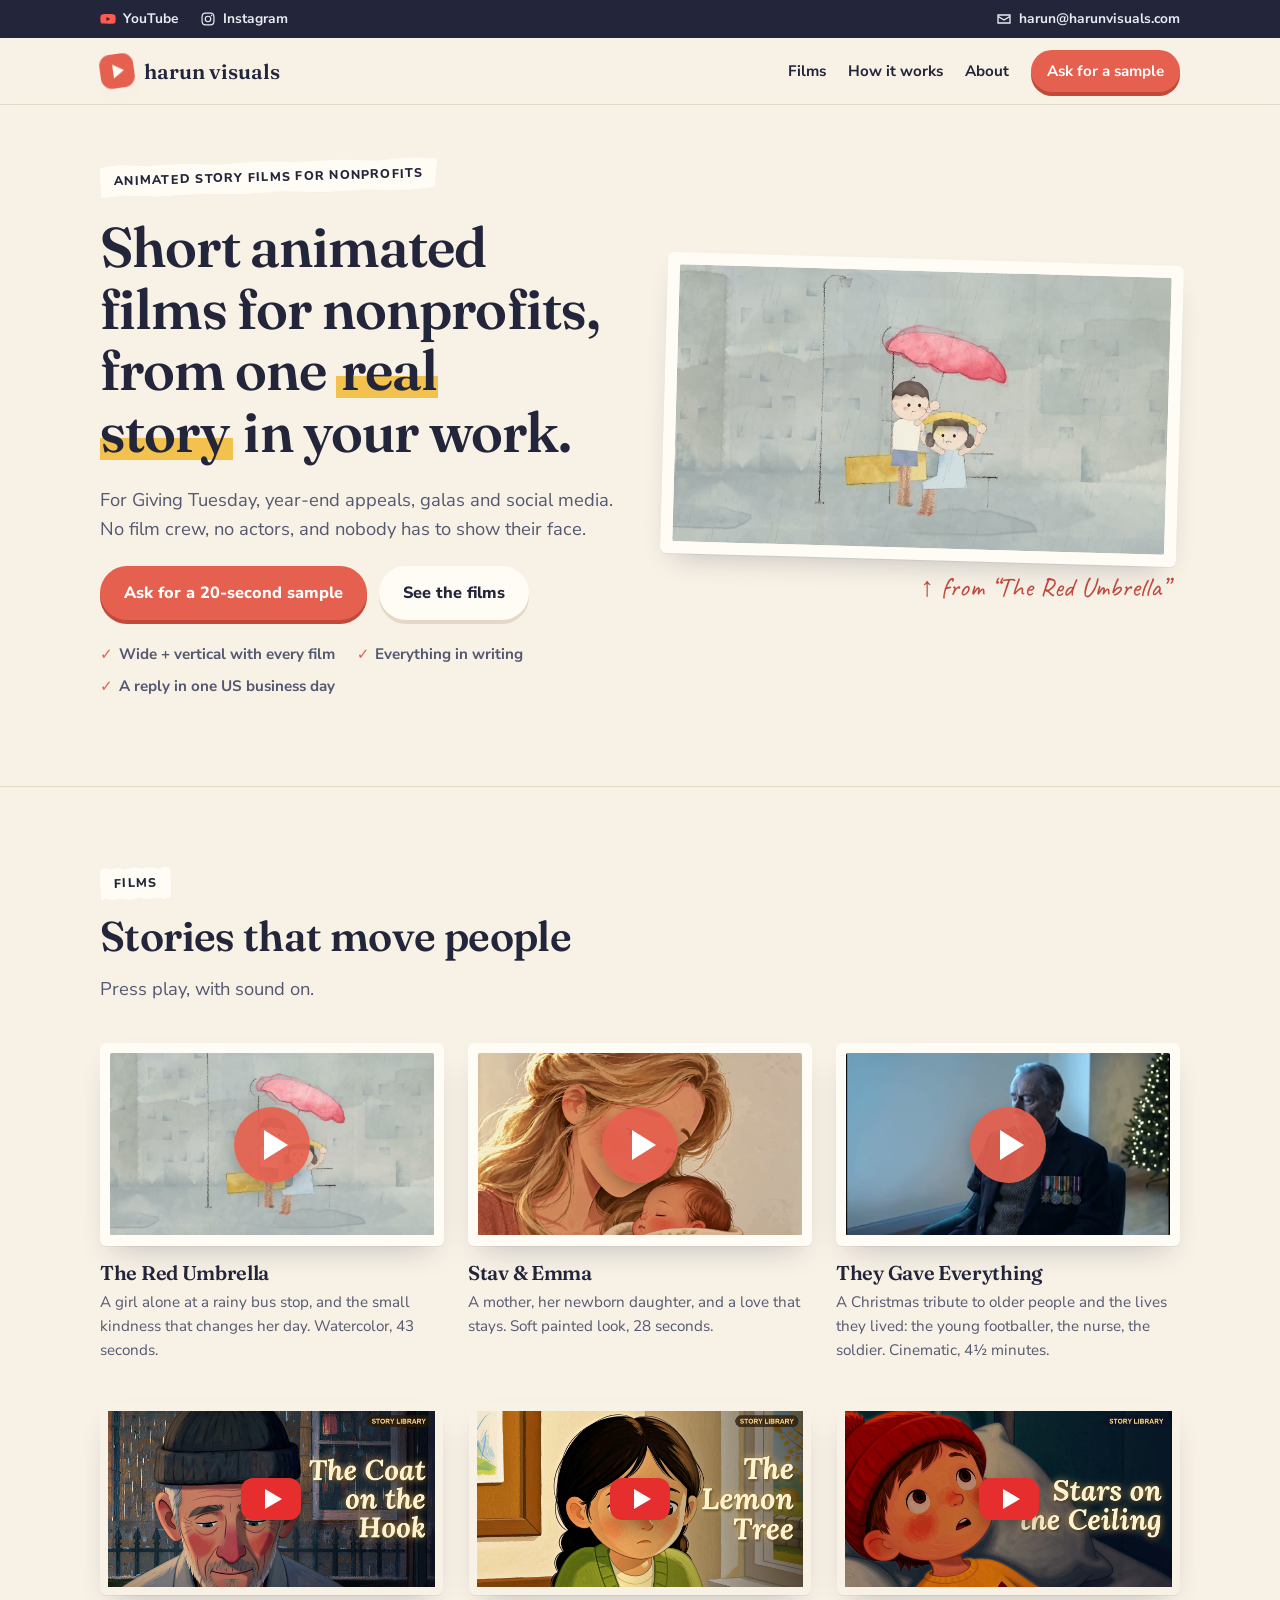
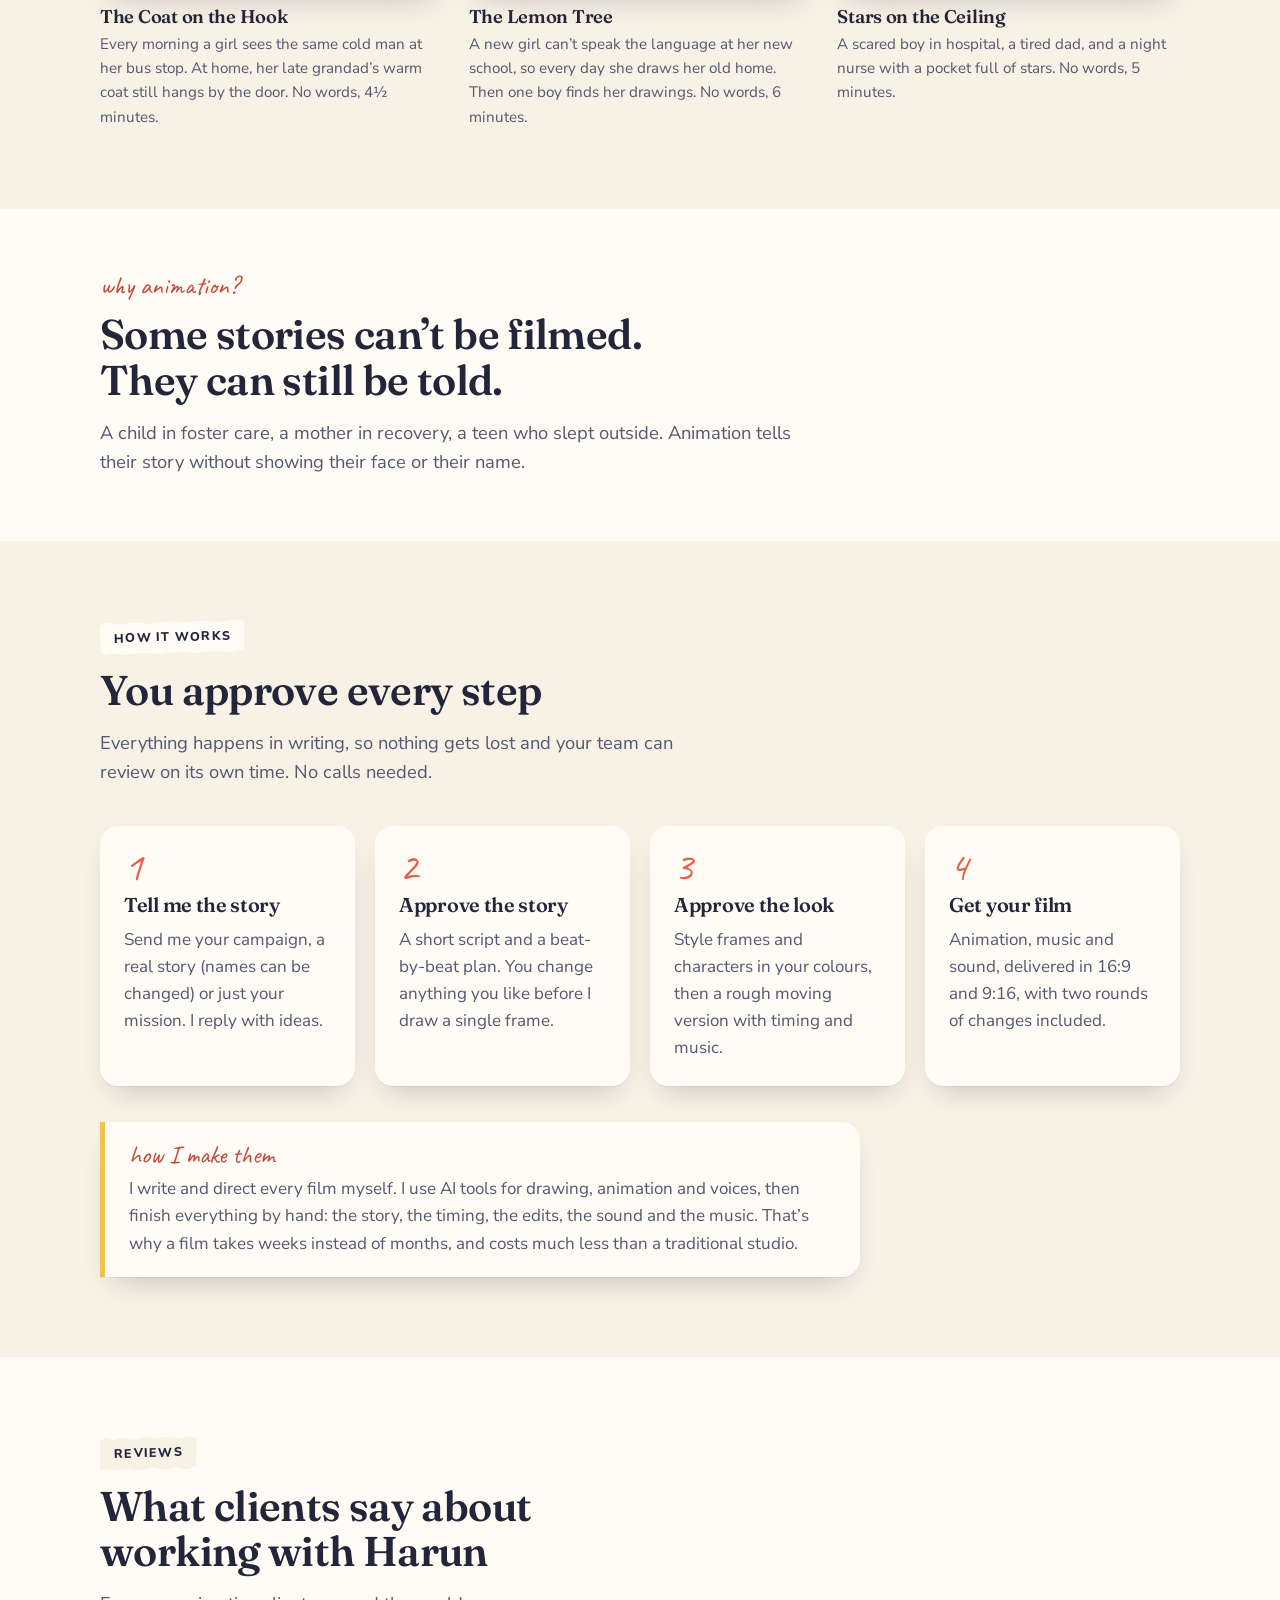
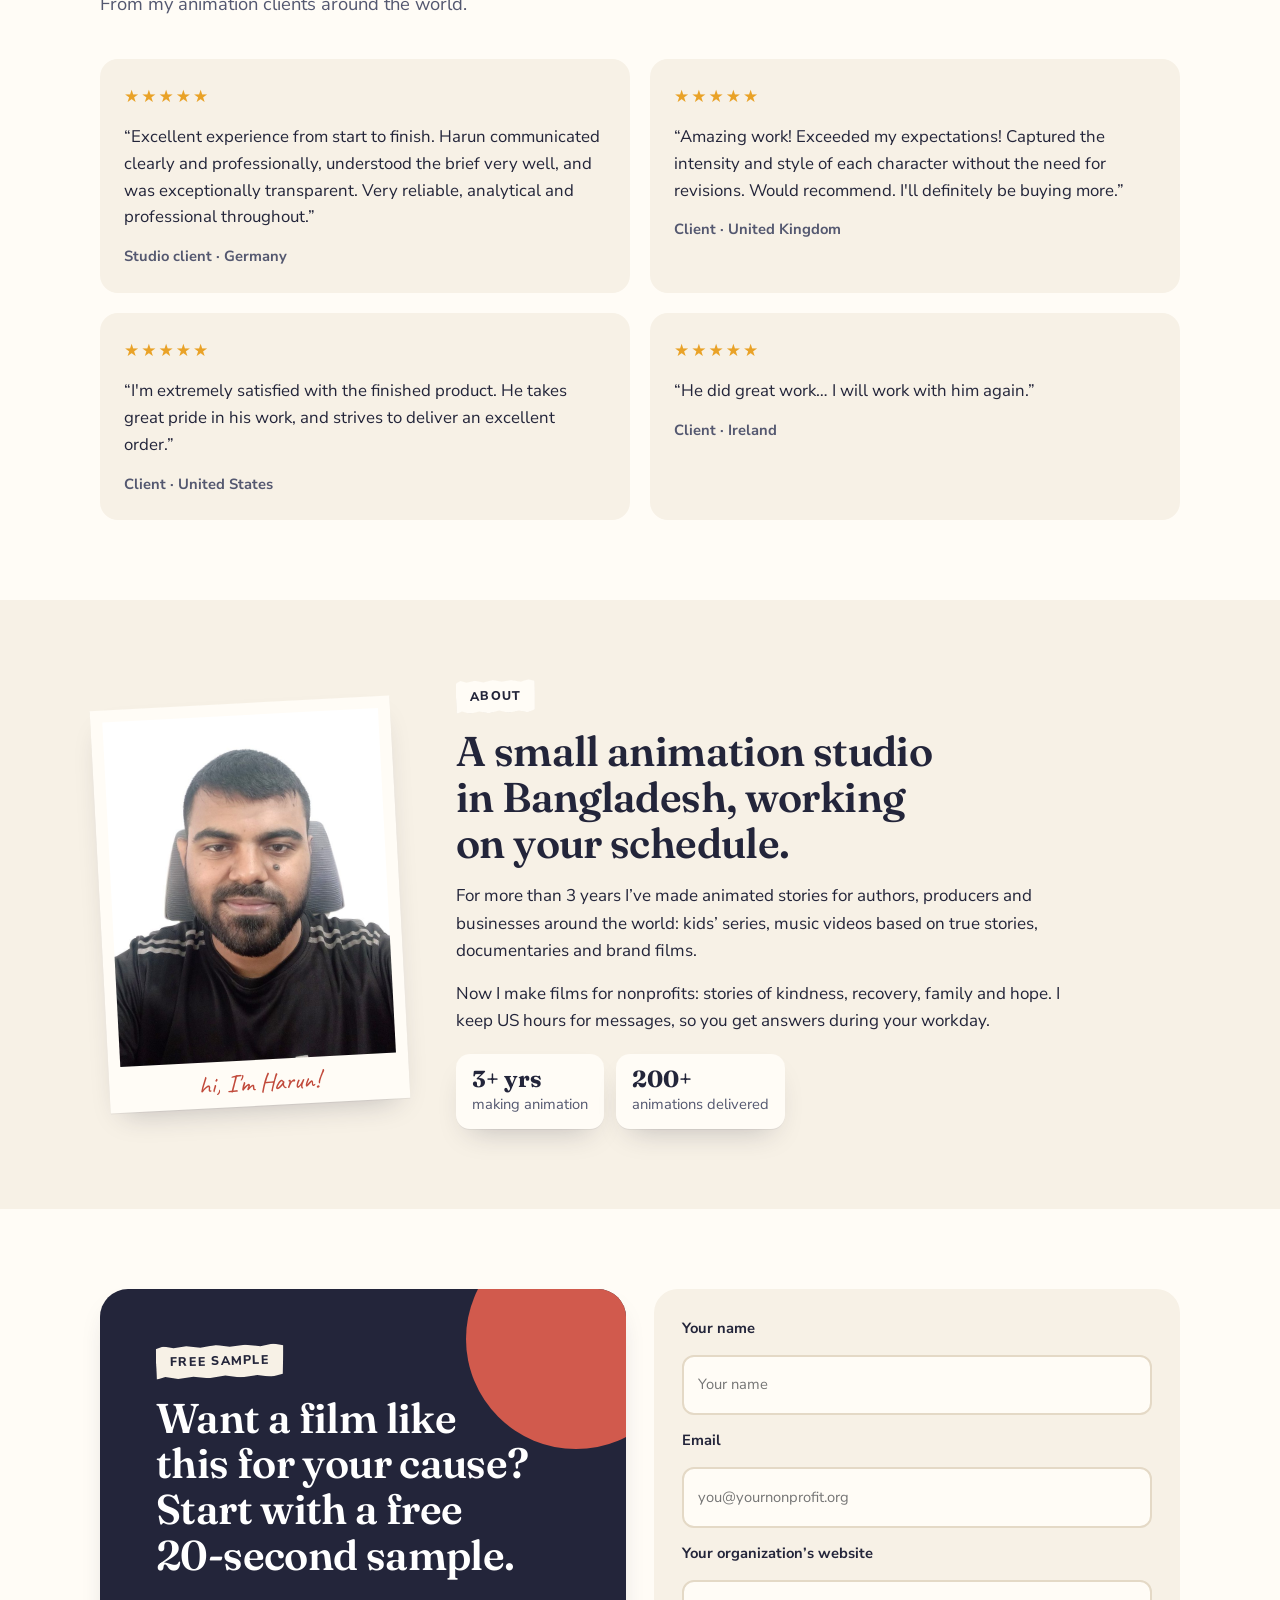
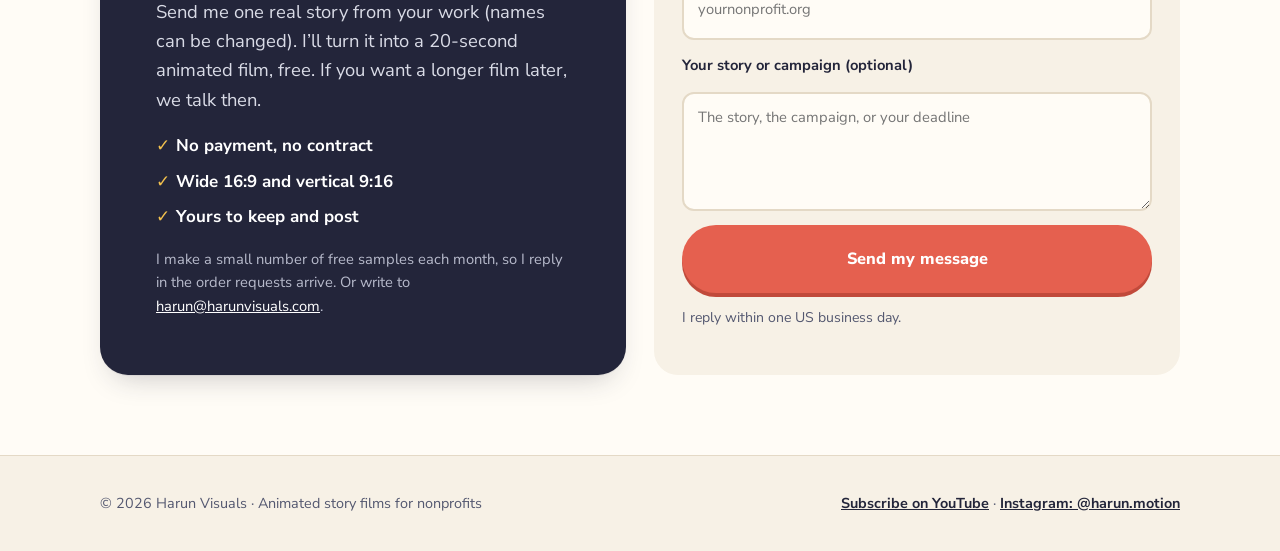
<file: index.html>
<!doctype html>
<html lang="en">
<head>
<meta charset="utf-8">
<meta name="viewport" content="width=device-width, initial-scale=1, viewport-fit=cover">
<title>Harun Visuals | Animated story films for nonprofits</title>
<meta name="description" content="Short animated films for nonprofits, from one real story in your work. For Giving Tuesday, year-end appeals, galas and social media. Start with a free 20-second sample.">
<meta property="og:type" content="website">
<meta property="og:url" content="https://harunvisuals.com/">
<meta property="og:title" content="Harun Visuals · Animated story films for nonprofits">
<meta property="og:description" content="Short animated films for nonprofits, from one real story in your work. No film crew, no actors, and nobody has to show their face.">
<meta property="og:image" content="https://harunvisuals.com/assets/films/red-umbrella.jpg">
<meta name="twitter:card" content="summary_large_image">
<link rel="preconnect" href="https://fonts.googleapis.com">
<link rel="preconnect" href="https://fonts.gstatic.com" crossorigin>
<link rel="stylesheet" href="https://fonts.googleapis.com/css2?family=Caveat:wght@600&family=Fraunces:opsz,wght@9..144,500;9..144,600&family=Nunito+Sans:opsz,wght@6..12,400;6..12,700;6..12,800&display=swap">
<link rel="stylesheet" href="assets/style.css?v=3">
<link rel="stylesheet" href="assets/youtube.css?v=3">
<link rel="stylesheet" href="assets/nonprofit.css?v=1">
</head>
<body>

<div class="topbar">
  <div class="wrap">
    <a class="tb tb-yt" href="https://www.youtube.com/@harun.motion" target="_blank" rel="noopener"><svg viewBox="0 0 24 24" aria-hidden="true"><path d="M23 7.2a3 3 0 0 0-2.1-2.1C19 4.6 12 4.6 12 4.6s-7 0-8.9.5A3 3 0 0 0 1 7.2 31 31 0 0 0 .5 12 31 31 0 0 0 1 16.8a3 3 0 0 0 2.1 2.1c1.9.5 8.9.5 8.9.5s7 0 8.9-.5a3 3 0 0 0 2.1-2.1 31 31 0 0 0 .5-4.8 31 31 0 0 0-.5-4.8zM9.7 15.1V8.9L15.5 12l-5.8 3.1z"/></svg>YouTube</a>
    <a class="tb" href="https://www.instagram.com/harun.motion/" target="_blank" rel="noopener"><svg viewBox="0 0 24 24" aria-hidden="true"><path d="M12 7a5 5 0 1 0 0 10 5 5 0 0 0 0-10zm0 8.2a3.2 3.2 0 1 1 0-6.4 3.2 3.2 0 0 1 0 6.4zM17.3 5.5a1.2 1.2 0 1 0 0 2.4 1.2 1.2 0 0 0 0-2.4zM12 2.2c-2.7 0-3 0-4 .1-3.6.2-5.5 2-5.7 5.7-.1 1-.1 1.3-.1 4s0 3 .1 4c.2 3.6 2.1 5.5 5.7 5.7 1 .1 1.3.1 4 .1s3 0 4-.1c3.6-.2 5.5-2.1 5.7-5.7.1-1 .1-1.3.1-4s0-3-.1-4c-.2-3.6-2.1-5.5-5.7-5.7-1-.1-1.3-.1-4-.1zm0 1.8c2.6 0 2.9 0 3.9.1 2.6.1 3.9 1.4 4 4 .1 1 .1 1.3.1 3.9s0 2.9-.1 3.9c-.1 2.6-1.4 3.9-4 4-1 .1-1.3.1-3.9.1s-2.9 0-3.9-.1c-2.6-.1-3.9-1.4-4-4C4 14.9 4 14.6 4 12s0-2.9.1-3.9c.1-2.6 1.4-3.9 4-4C9.1 4 9.4 4 12 4z"/></svg>Instagram</a>
    <a class="tb tb-mail" href="mailto:harun@harunvisuals.com"><svg viewBox="0 0 24 24" aria-hidden="true"><path d="M2 5h20v14H2V5zm2 2v.4l8 5 8-5V7H4zm16 2.8-8 5-8-5V17h16V9.8z"/></svg>harun@harunvisuals.com</a>
  </div>
</div>

<nav class="nav">
  <div class="wrap">
    <a class="logo" href="./"><span class="logo-dot" aria-hidden="true"></span>harun visuals</a>
    <div class="nav-links">
      <a class="hide-sm" href="#films">Films</a>
      <a class="hide-sm" href="#how">How it works</a>
      <a class="hide-sm" href="#about">About</a>
      <a class="btn btn-main btn-sm" href="#contact">Ask for a sample</a>
    </div>
  </div>
</nav>

<header class="hero np-hero">
  <div class="wrap">
    <div class="hero-copy">
      <div><span class="tag">Animated story films for nonprofits</span></div>
      <h1>Short animated films for nonprofits, from one <span class="mark">real story</span> in your work.</h1>
      <p class="lead">For Giving Tuesday, year-end appeals, galas and social media. No film crew, no actors, and nobody has to show their face.</p>
      <div class="hero-ctas">
        <a class="btn btn-main" href="#contact">Ask for a 20-second sample</a>
        <a class="btn btn-ghost" href="#films">See the films</a>
      </div>
      <div class="trust"><span>Wide + vertical with every film</span><span>Everything in writing</span><span>A reply in one US business day</span></div>
    </div>
    <figure class="hero-film">
      <div class="frame"><video src="assets/films/hero-loop.mp4" poster="assets/films/hero-loop.jpg" autoplay muted loop playsinline preload="metadata" aria-label="A moment from The Red Umbrella: two children share a red umbrella in the rain"></video></div>
      <figcaption class="hand">↑ from “The Red Umbrella”</figcaption>
    </figure>
  </div>
</header>

<section id="films">
  <div class="wrap">
    <div class="head">
      <span class="tag">Films</span>
      <h2>Stories that move people</h2>
      <p class="lead">Press play, with sound on.</p>
    </div>
    <div class="films films-3">
      <figure class="film">
        <div class="player"><video src="assets/films/red-umbrella.mp4" poster="assets/films/red-umbrella.jpg" controls controlslist="nodownload" playsinline preload="none"></video><button class="play" type="button" aria-label="Play The Red Umbrella"></button></div>
        <figcaption><h3>The Red Umbrella</h3><p>A girl alone at a rainy bus stop, and the small kindness that changes her day. Watercolor, 43 seconds.</p></figcaption>
      </figure>
      <figure class="film">
        <div class="player"><video src="assets/films/stav-emma.mp4" poster="assets/films/stav-emma.jpg" controls controlslist="nodownload" playsinline preload="none"></video><button class="play" type="button" aria-label="Play Stav &amp; Emma"></button></div>
        <figcaption><h3>Stav &amp; Emma</h3><p>A mother, her newborn daughter, and a love that stays. Soft painted look, 28 seconds.</p></figcaption>
      </figure>
      <figure class="film">
        <div class="player"><video src="assets/films/they-gave-everything.mp4?v=2" poster="assets/films/they-gave-everything.jpg" controls controlslist="nodownload" playsinline preload="none"></video><button class="play" type="button" aria-label="Play They Gave Everything"></button></div>
        <figcaption><h3>They Gave Everything</h3><p>A Christmas tribute to older people and the lives they lived: the young footballer, the nurse, the soldier. Cinematic, 4½ minutes.</p></figcaption>
      </figure>
    </div>
    <div class="yt-grid">
      <figure class="yt-card">
        <a class="yt-lite" href="https://www.youtube.com/watch?v=EwWu86kut7A" target="_blank" rel="noopener"><img src="assets/films/yt_EwWu86kut7A.jpg" alt="The Coat on the Hook, animated short film" loading="lazy"><span class="yt-play" aria-hidden="true"></span></a>
        <figcaption><h3>The Coat on the Hook</h3><p>Every morning a girl sees the same cold man at her bus stop. At home, her late grandad’s warm coat still hangs by the door. No words, 4½ minutes.</p></figcaption>
      </figure>
      <figure class="yt-card">
        <a class="yt-lite" href="https://www.youtube.com/watch?v=Q3V5ncdVNMs" target="_blank" rel="noopener"><img src="assets/films/yt_Q3V5ncdVNMs.jpg" alt="The Lemon Tree, animated short film" loading="lazy"><span class="yt-play" aria-hidden="true"></span></a>
        <figcaption><h3>The Lemon Tree</h3><p>A new girl can’t speak the language at her new school, so every day she draws her old home. Then one boy finds her drawings. No words, 6 minutes.</p></figcaption>
      </figure>
      <figure class="yt-card">
        <a class="yt-lite" href="https://www.youtube.com/watch?v=szY4NwiiPiY" target="_blank" rel="noopener"><img src="assets/films/yt_szY4NwiiPiY.jpg" alt="Stars on the Ceiling, animated short film" loading="lazy"><span class="yt-play" aria-hidden="true"></span></a>
        <figcaption><h3>Stars on the Ceiling</h3><p>A scared boy in hospital, a tired dad, and a night nurse with a pocket full of stars. No words, 5 minutes.</p></figcaption>
      </figure>
    </div>
  </div>
</section>

<section class="band why-line">
  <div class="wrap">
    <span class="hand">why animation?</span>
    <h2>Some stories can’t be filmed. They can still be told.</h2>
    <p class="lead">A child in foster care, a mother in recovery, a teen who slept outside. Animation tells their story without showing their face or their name.</p>
  </div>
</section>

<section id="how">
  <div class="wrap">
    <div class="head">
      <span class="tag">How it works</span>
      <h2>You approve every step</h2>
      <p class="lead">Everything happens in writing, so nothing gets lost and your team can review on its own time. No calls needed.</p>
    </div>
    <ol class="steps">
      <li class="step"><span class="step-n">1</span><h3>Tell me the story</h3><p>Send me your campaign, a real story (names can be changed) or just your mission. I reply with ideas.</p></li>
      <li class="step"><span class="step-n">2</span><h3>Approve the story</h3><p>A short script and a beat-by-beat plan. You change anything you like before I draw a single frame.</p></li>
      <li class="step"><span class="step-n">3</span><h3>Approve the look</h3><p>Style frames and characters in your colours, then a rough moving version with timing and music.</p></li>
      <li class="step"><span class="step-n">4</span><h3>Get your film</h3><p>Animation, music and sound, delivered in 16:9 and 9:16, with two rounds of changes included.</p></li>
    </ol>
    <aside class="made-note">
      <span class="hand">how I make them</span>
      <p>I write and direct every film myself. I use AI tools for drawing, animation and voices, then finish everything by hand: the story, the timing, the edits, the sound and the music. That’s why a film takes weeks instead of months, and costs much less than a traditional studio.</p>
    </aside>
  </div>
</section>

<section class="band">
  <div class="wrap">
    <div class="head">
      <span class="tag">Reviews</span>
      <h2>What clients say about working with Harun</h2>
      <p class="lead">From my animation clients around the world.</p>
    </div>
    <div class="reviews">
      <div class="review"><div class="stars" aria-label="5 out of 5 stars">★★★★★</div><q>Excellent experience from start to finish. Harun communicated clearly and professionally, understood the brief very well, and was exceptionally transparent. Very reliable, analytical and professional throughout.</q><div class="who">Studio client · Germany</div></div>
      <div class="review"><div class="stars" aria-label="5 out of 5 stars">★★★★★</div><q>Amazing work! Exceeded my expectations! Captured the intensity and style of each character without the need for revisions. Would recommend. I'll definitely be buying more.</q><div class="who">Client · United Kingdom</div></div>
      <div class="review"><div class="stars" aria-label="5 out of 5 stars">★★★★★</div><q>I'm extremely satisfied with the finished product. He takes great pride in his work, and strives to deliver an excellent order.</q><div class="who">Client · United States</div></div>
      <div class="review"><div class="stars" aria-label="5 out of 5 stars">★★★★★</div><q>He did great work… I will work with him again.</q><div class="who">Client · Ireland</div></div>
    </div>
  </div>
</section>

<section id="about">
  <div class="wrap about">
    <div class="polaroid"><img src="assets/harun.jpg" alt="Harun R, founder of Harun Visuals" width="720" height="900"><span class="hand">hi, I'm Harun!</span></div>
    <div class="about-copy">
      <span class="tag">About</span>
      <h2>A small animation studio in Bangladesh, working on your schedule.</h2>
      <p>For more than 3 years I’ve made animated stories for authors, producers and businesses around the world: kids’ series, music videos based on true stories, documentaries and brand films.</p>
      <p>Now I make films for nonprofits: stories of kindness, recovery, family and hope. I keep US hours for messages, so you get answers during your workday.</p>
      <div class="facts">
        <div class="fact"><b>3+ yrs</b>making animation</div>
        <div class="fact"><b>200+</b>animations delivered</div>
      </div>
    </div>
  </div>
</section>

<section id="contact" class="band">
  <div class="wrap ask">
    <div class="free-card">
      <span class="tag">Free sample</span>
      <h2>Want a film like this for your cause? Start with a free 20-second sample.</h2>
      <p class="lead">Send me one real story from your work (names can be changed). I’ll turn it into a 20-second animated film, free. If you want a longer film later, we talk then.</p>
      <ul class="free-list"><li>No payment, no contract</li><li>Wide 16:9 and vertical 9:16</li><li>Yours to keep and post</li></ul>
      <p class="small-print">I make a small number of free samples each month, so I reply in the order requests arrive. Or write to <a href="mailto:harun@harunvisuals.com">harun@harunvisuals.com</a>.</p>
    </div>
    <form id="sample-form" novalidate>
      <input type="hidden" name="need" value="A free 20-second sample">
      <label for="f-name">Your name<input id="f-name" name="name" autocomplete="name" required placeholder="Your name"></label>
      <label for="f-email">Email<input id="f-email" name="email" type="email" autocomplete="email" required placeholder="you@yournonprofit.org"></label>
      <label for="f-link">Your organization’s website<input id="f-link" name="link" placeholder="yournonprofit.org"></label>
      <label for="f-msg">Your story or campaign (optional)<textarea id="f-msg" name="message" placeholder="The story, the campaign, or your deadline"></textarea></label>
      <button class="btn btn-main" type="submit">Send my message</button>
      <p class="form-note" id="form-status" role="status">I reply within one US business day.</p>
    </form>
  </div>
</section>

<footer>
  <div class="wrap"><span>© 2026 Harun Visuals · Animated story films for nonprofits</span><span><a href="https://www.youtube.com/@harun.motion?sub_confirmation=1" target="_blank" rel="noopener">Subscribe on YouTube</a> · <a href="https://www.instagram.com/harun.motion/" target="_blank" rel="noopener">Instagram: @harun.motion</a></span></div>
</footer>

<script src="assets/site.js?v=3"></script>
</body>
</html>
</file>
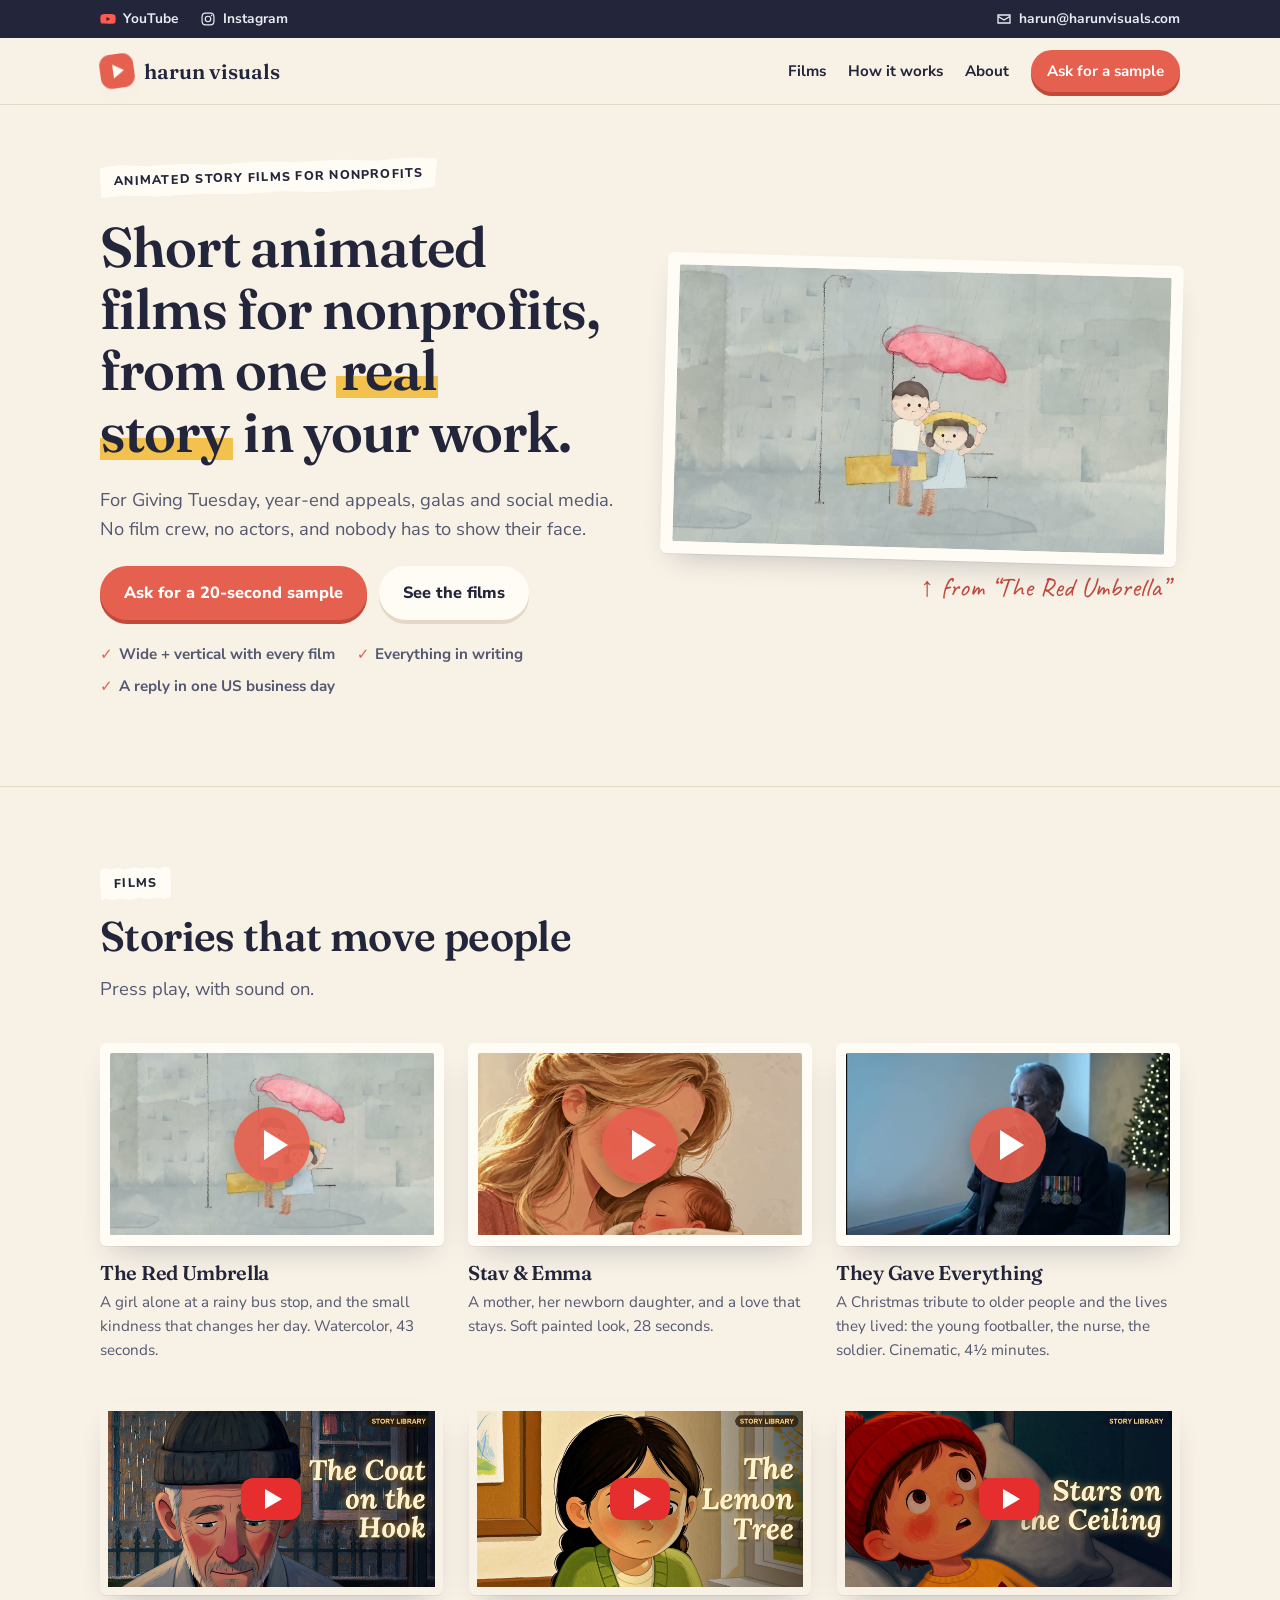
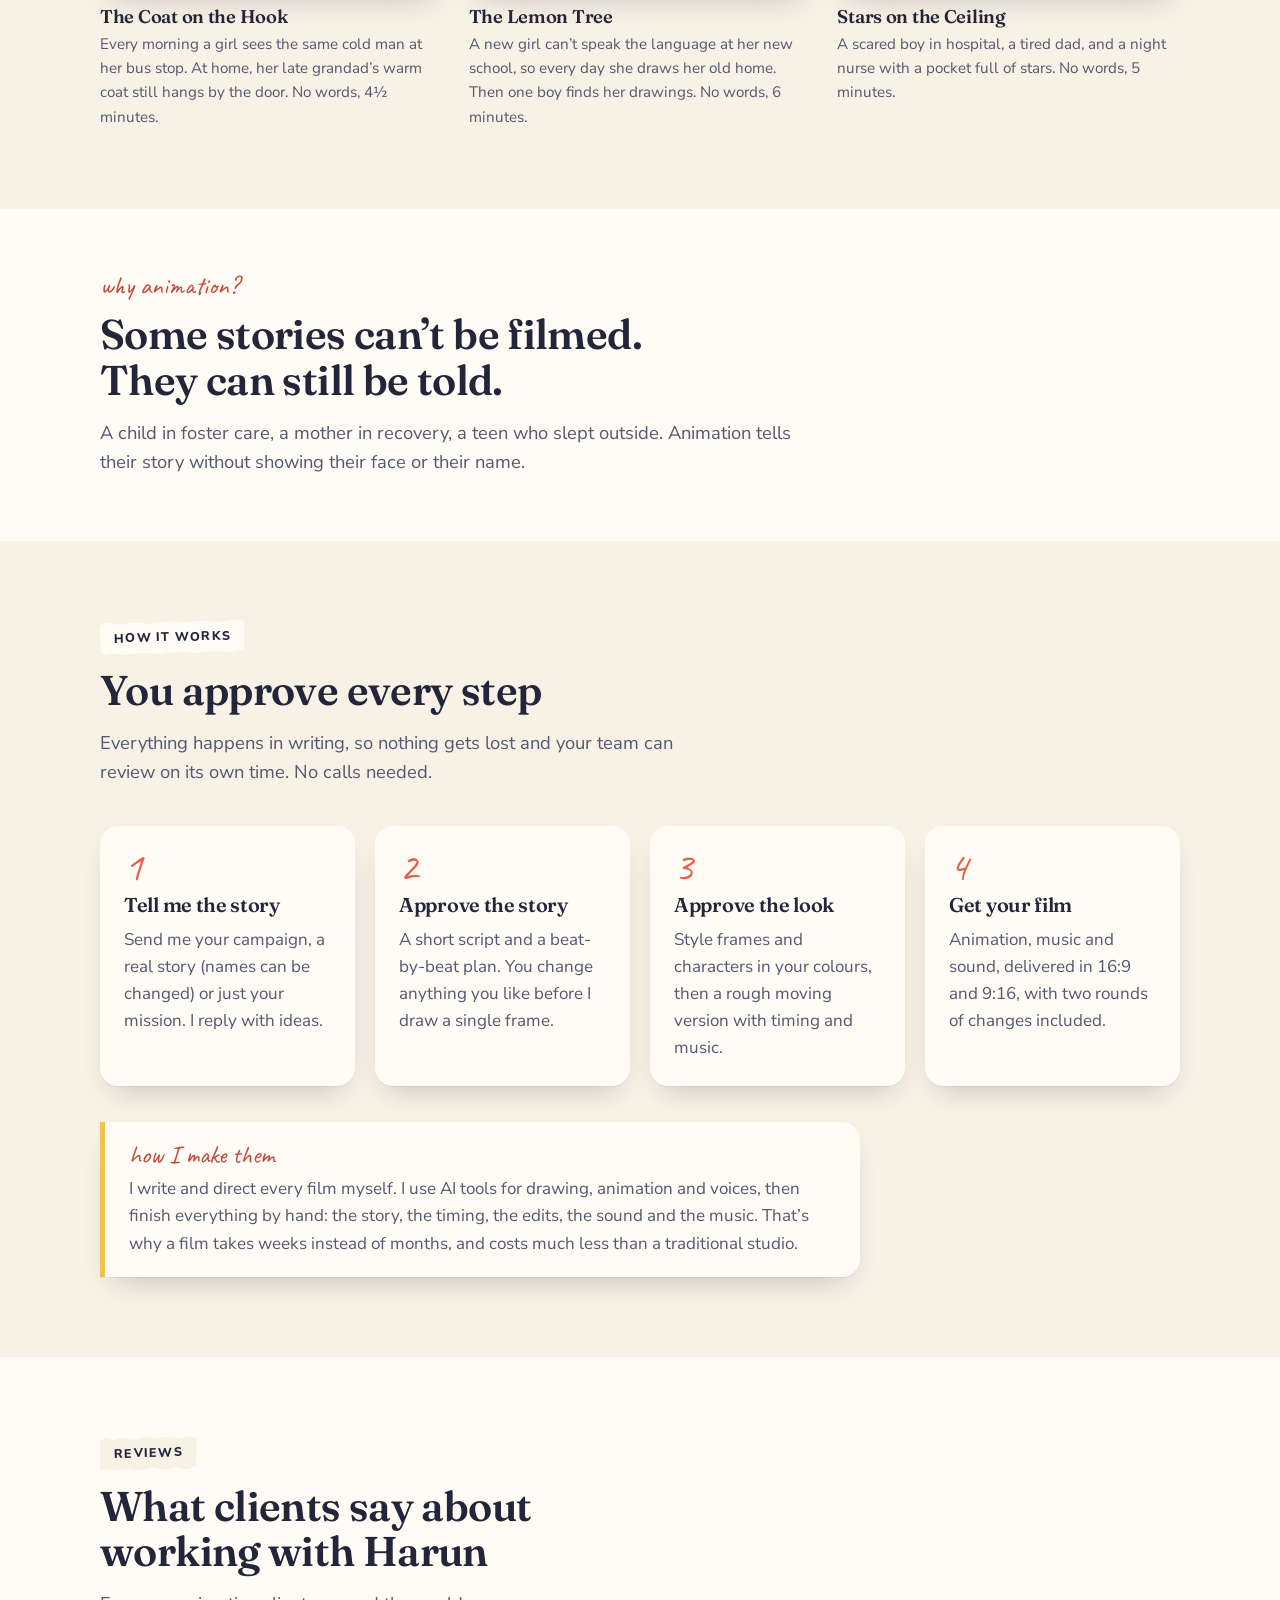
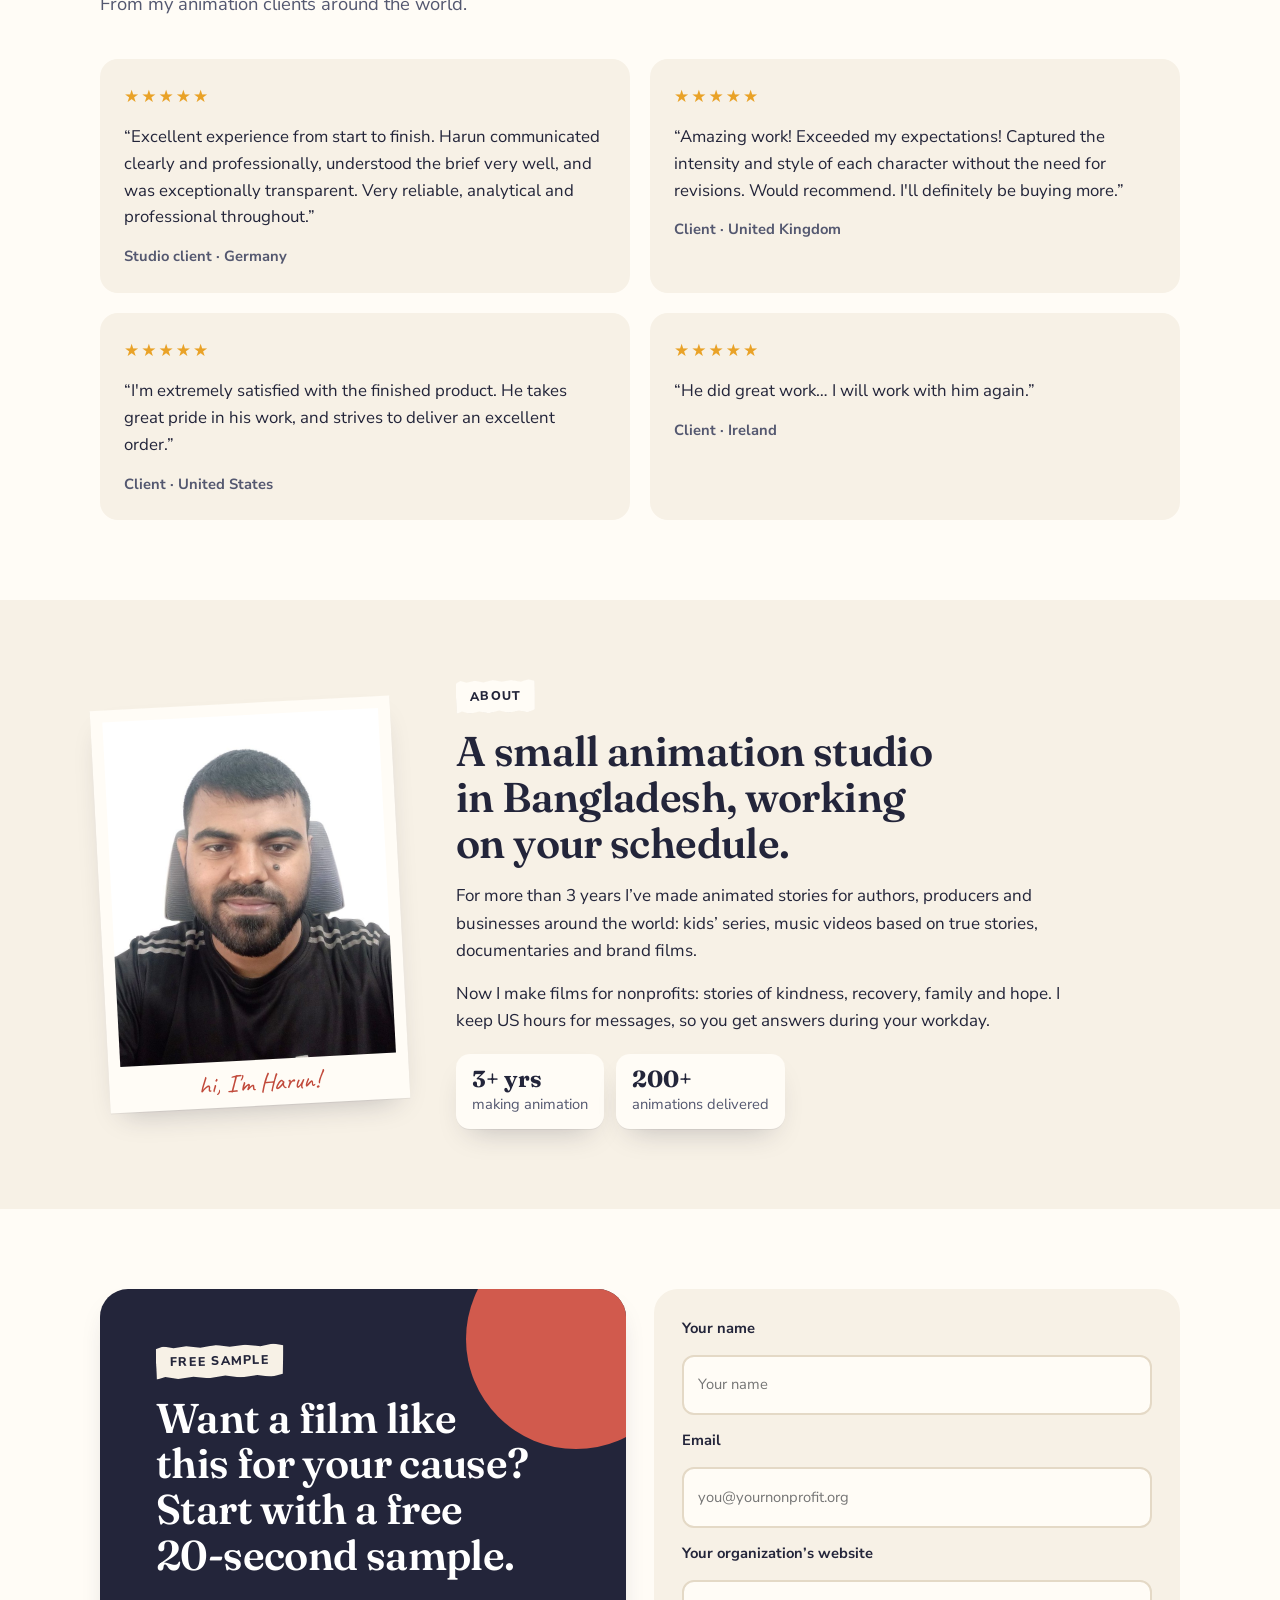
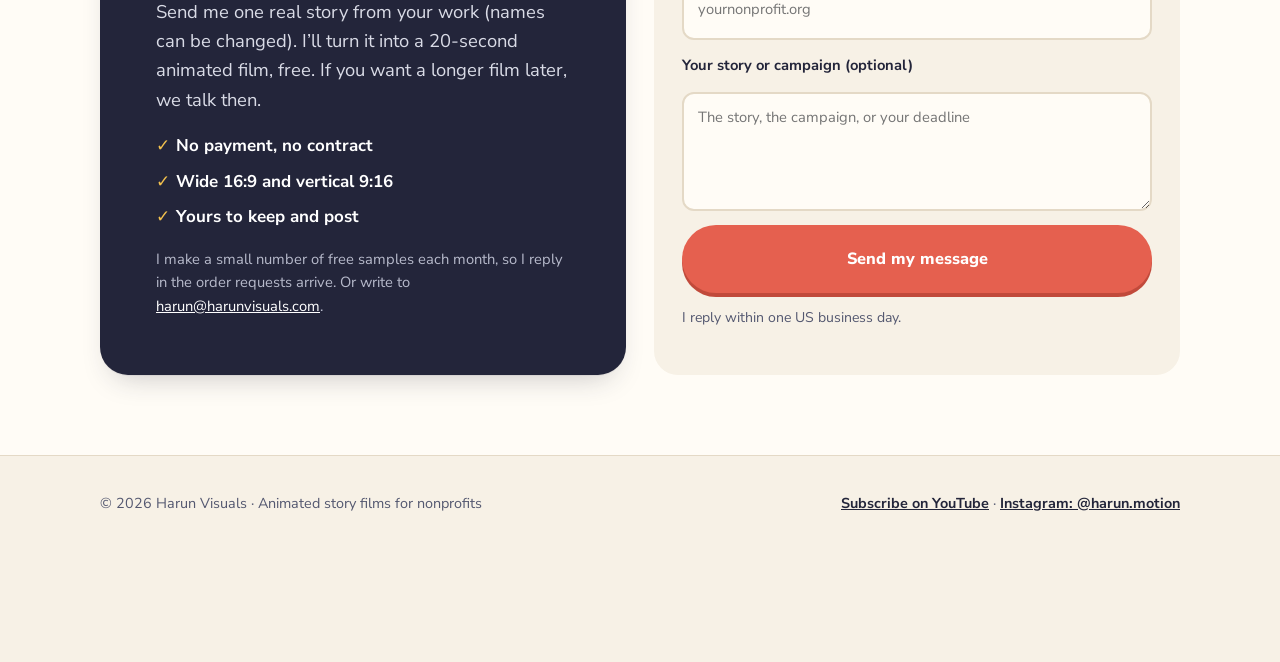
<file: reels.html>
<!doctype html>
<html lang="en"><head><meta charset="utf-8"><title>Harun Visuals</title>
<meta http-equiv="refresh" content="0; url=./"><link rel="canonical" href="https://harunvisuals.com/"></head>
<body><p>Moved to <a href="./">harunvisuals.com</a>.</p></body></html>
</file>
<file: assets/style.css>
/* Layout concept: a storybook on warm paper. Cream pages, ink text, a coral umbrella accent and handwritten notes. Single light theme by choice. */
:root {
  --page: #f7f1e6;       /* page ground, warm paper */
  --paper: #fffcf6;      /* cards, labels */
  --ink: #23253a;        /* text */
  --ink-soft: #545870;   /* secondary text */
  --coral: #e5604f;      /* main action, the red umbrella */
  --coral-dark: #c14a3b;
  --sun: #f2c14e;        /* highlight */
  --sky-deep: #4f7cac;   /* accents */
  --line: #e4d9c6;       /* hairlines */
  --f-display: "Fraunces", Georgia, "Times New Roman", serif;
  --f-body: "Nunito Sans", "Segoe UI", system-ui, -apple-system, sans-serif;
  --f-hand: "Caveat", "Comic Sans MS", cursive;
  --r: 18px;
  --shadow: 0 1px 0 rgba(35,37,58,.06), 0 14px 30px -14px rgba(35,37,58,.28);
  color-scheme: light;
}
* { box-sizing: border-box; }
html { scroll-behavior: smooth; }
body {
  margin: 0; background: var(--page); color: var(--ink);
  font-family: var(--f-body); font-size: 17px; line-height: 1.6;
  -webkit-font-smoothing: antialiased; overflow-x: hidden;
}
img, video { max-width: 100%; height: auto; display: block; }
a { color: var(--sky-deep); }
:focus-visible { outline: 3px solid var(--sky-deep); outline-offset: 3px; border-radius: 6px; }

.wrap { width: 100%; max-width: 1120px; margin: 0 auto; padding-left: max(20px, env(safe-area-inset-left, 0px)); padding-right: max(20px, env(safe-area-inset-right, 0px)); }
section { padding-block: 80px; position: relative; }
h1, h2, h3 { font-family: var(--f-display); font-weight: 600; line-height: 1.1; margin: 0; text-wrap: balance; letter-spacing: -.015em; }
h1 { font-size: clamp(2.4rem, 5.4vw, 4rem); }
h2 { font-size: clamp(1.8rem, 3.5vw, 2.6rem); }
h3 { font-size: 1.25rem; }
p { margin: 0; }
.lead { font-size: 1.15rem; color: var(--ink-soft); max-width: 34em; }
.hand { font-family: var(--f-hand); font-size: 1.6rem; color: var(--coral-dark); line-height: 1; }

/* torn paper label */
.tag {
  display: inline-block; background: var(--paper); color: var(--ink);
  font-weight: 800; font-size: .78rem; letter-spacing: .1em; text-transform: uppercase;
  padding: 6px 14px 7px; transform: rotate(-1.5deg);
  clip-path: polygon(0 8%, 6% 0, 14% 6%, 24% 1%, 35% 7%, 47% 0, 58% 6%, 70% 1%, 82% 7%, 92% 0, 100% 6%, 99% 92%, 90% 100%, 79% 94%, 66% 100%, 54% 93%, 41% 100%, 29% 94%, 17% 100%, 7% 93%, 0 100%);
  box-shadow: var(--shadow);
}
.band .tag { background: var(--page); }
.mark { background: linear-gradient(transparent 60%, var(--sun) 60%, var(--sun) 92%, transparent 92%); padding: 0 .08em; }

/* nav */
.nav { position: sticky; top: env(safe-area-inset-top, 0px); z-index: 20; background: color-mix(in srgb, var(--page) 90%, transparent); backdrop-filter: blur(8px); border-bottom: 1px solid var(--line); }
.nav .wrap { display: flex; align-items: center; justify-content: space-between; gap: 16px; padding-block: 12px; }
.logo { display: flex; align-items: center; gap: 10px; text-decoration: none; color: var(--ink); font-family: var(--f-display); font-weight: 600; font-size: 1.3rem; white-space: nowrap; }
.logo-dot { width: 34px; height: 34px; border-radius: 11px; background: var(--coral); display: grid; place-items: center; transform: rotate(-8deg); box-shadow: var(--shadow); flex: none; }
.logo-dot::after { content: ""; border-left: 11px solid var(--paper); border-top: 7px solid transparent; border-bottom: 7px solid transparent; margin-left: 3px; }
.nav-links { display: flex; align-items: center; gap: 22px; }
.nav-links a { color: var(--ink); text-decoration: none; font-weight: 700; font-size: .95rem; }
@media (max-width: 760px) { .nav-links .hide-sm { display: none; } }

/* buttons */
.btn { display: inline-flex; align-items: center; justify-content: center; gap: 8px; font-family: var(--f-body); font-weight: 800; font-size: 1.02rem; text-decoration: none; border: 0; cursor: pointer; padding: 14px 24px; border-radius: 999px; transition: transform .15s ease, box-shadow .15s ease; }
.nav-links a.btn-main, .btn-main { background: var(--coral); color: #fff; box-shadow: 0 4px 0 var(--coral-dark); }
.btn-main:hover { transform: translateY(-2px); box-shadow: 0 6px 0 var(--coral-dark); }
.btn-ghost { background: var(--paper); color: var(--ink); box-shadow: 0 4px 0 var(--line); }
.btn-ghost:hover { transform: translateY(-2px); }
.btn-sm { padding: 9px 16px; font-size: .92rem; }
@media (max-width: 400px) { .nav-links .btn-sm { padding: 8px 12px; font-size: .85rem; } .logo { font-size: 1.1rem; } }

/* hero */
.hero { padding-block: 56px 88px; overflow: hidden; }
.hero .wrap { display: grid; grid-template-columns: 1fr 1fr; gap: 48px; align-items: center; }
.hero-copy { display: grid; gap: 22px; min-width: 0; }
.hero-ctas { display: flex; flex-wrap: wrap; gap: 12px; }
.trust { display: flex; flex-wrap: wrap; gap: 8px 22px; font-weight: 700; color: var(--ink-soft); font-size: .95rem; }
.trust span::before { content: "✓"; color: var(--coral); margin-right: 6px; font-weight: 900; }
.hero-film { margin: 0; min-width: 0; display: grid; gap: 14px; justify-items: end; }
.frame { background: var(--paper); padding: 12px; border-radius: 6px; box-shadow: var(--shadow); transform: rotate(1.6deg); width: 100%; }
.frame video { width: 100%; aspect-ratio: 16/9; object-fit: cover; border-radius: 2px; background: #dfe3e6; }
.hero-film .hand { margin-right: 12px; }
@media (max-width: 860px) { .hero .wrap { grid-template-columns: 1fr; } .hero-film { justify-items: center; } }

/* section heads */
.band { background: var(--paper); }
.head { display: grid; gap: 14px; margin-bottom: 40px; max-width: 42em; }
.head > .tag, .about-copy > .tag, .contact-info > .tag { justify-self: start; }
.chip { flex: none; width: 32px; height: 32px; border-radius: 10px; display: grid; place-items: center; font-weight: 900; color: #fff; font-size: .9rem; }

/* why animation */
.why { display: grid; grid-template-columns: repeat(3, 1fr); gap: 20px; }
.why-card { background: var(--page); border-radius: var(--r); padding: 26px; display: grid; gap: 12px; align-content: start; }
.why-card p { color: var(--ink-soft); }
@media (max-width: 860px) { .why { grid-template-columns: 1fr; } }

/* films */
.films { display: grid; grid-template-columns: 1fr 1fr; gap: 28px; }
.film { margin: 0; display: grid; gap: 16px; align-content: start; min-width: 0; }
.film-wide { grid-column: 1 / -1; }
.film figcaption { display: grid; gap: 6px; }
.film figcaption p { color: var(--ink-soft); max-width: 40em; }
.player { position: relative; background: var(--paper); padding: 10px; border-radius: 6px; box-shadow: var(--shadow); }
.player video { width: 100%; aspect-ratio: 16/9; object-fit: cover; background: #222; border-radius: 2px; }
.play { position: absolute; inset: 10px; border: 0; padding: 0; cursor: pointer; background: transparent; display: grid; place-items: center; }
.play::before { content: ""; width: 76px; height: 76px; border-radius: 50%; background: color-mix(in srgb, var(--coral) 92%, transparent); box-shadow: 0 8px 24px -6px rgba(0,0,0,.45); transition: transform .15s ease; }
.play::after { content: ""; position: absolute; border-left: 24px solid #fff; border-top: 15px solid transparent; border-bottom: 15px solid transparent; margin-left: 7px; }
.play:hover::before { transform: scale(1.07); }
.player.playing .play { display: none; }
@media (max-width: 760px) { .films { grid-template-columns: 1fr; } .play::before { width: 60px; height: 60px; } .play::after { border-left-width: 19px; border-top-width: 12px; border-bottom-width: 12px; } }

.insta { margin-top: 36px; display: flex; align-items: center; gap: 16px; text-decoration: none; color: var(--ink); background: var(--paper); border-radius: var(--r); padding: 18px 22px; box-shadow: var(--shadow); max-width: 520px; transition: transform .15s ease; }
.insta:hover { transform: translateY(-2px); }
.insta b { display: block; font-size: 1.05rem; }
.insta small { color: var(--ink-soft); font-weight: 700; font-size: .95rem; }
.insta-icon { flex: none; width: 46px; height: 46px; border-radius: 14px; background: radial-gradient(circle at 30% 110%, #fdd56b 0 22%, #f7743a 38%, #d62e7c 60%, #8a3ab9 85%); position: relative; }
.insta-icon::before { content: ""; position: absolute; inset: 10px; border: 3px solid #fff; border-radius: 10px; }
.insta-icon::after { content: ""; position: absolute; width: 12px; height: 12px; border: 3px solid #fff; border-radius: 50%; left: 50%; top: 50%; transform: translate(-50%, -50%); }
.insta-go { margin-left: auto; font-size: 1.4rem; color: var(--coral); font-weight: 800; }

/* what I make */
.offers { display: grid; grid-template-columns: repeat(2, 1fr); gap: 20px; }
.offer { background: var(--page); border-radius: var(--r); padding: 26px; display: grid; gap: 10px; align-content: start; border-top: 5px solid var(--coral); }
.offer:nth-child(2) { border-top-color: var(--sky-deep); }
.offer:nth-child(3) { border-top-color: var(--sun); }
.offer:nth-child(4) { border-top-color: var(--ink); }
.offer p { color: var(--ink-soft); }
@media (max-width: 760px) { .offers { grid-template-columns: 1fr; } }

/* steps */
.steps { list-style: none; margin: 0; padding: 0; display: grid; grid-template-columns: repeat(4, 1fr); gap: 20px; counter-reset: none; }
.step { background: var(--paper); border-radius: var(--r); padding: 24px; box-shadow: var(--shadow); display: grid; gap: 10px; align-content: start; }
.step p { color: var(--ink-soft); }
.step-n { font-family: var(--f-hand); font-size: 2.6rem; line-height: .8; color: var(--coral); }
@media (max-width: 960px) { .steps { grid-template-columns: repeat(2, 1fr); } }
@media (max-width: 560px) { .steps { grid-template-columns: 1fr; } }

/* reviews */
.small-print { margin-top: 18px; font-size: .92rem; color: var(--ink-soft); }
.reviews { display: grid; grid-template-columns: repeat(2, 1fr); gap: 20px; }
.review { background: var(--page); border-radius: var(--r); padding: 24px; display: grid; gap: 14px; align-content: start; }
.stars { color: #e9a227; letter-spacing: 2px; }
.review q { font-size: 1.05rem; quotes: "“" "”"; }
.who { font-weight: 700; font-size: .92rem; color: var(--ink-soft); }
@media (max-width: 760px) { .reviews { grid-template-columns: 1fr; } }

/* about */
.about { display: grid; grid-template-columns: 300px 1fr; gap: 56px; align-items: center; }
.polaroid { background: var(--paper); padding: 12px 12px 46px; box-shadow: var(--shadow); transform: rotate(-3deg); position: relative; max-width: 300px; }
.polaroid img { width: 100%; height: auto; aspect-ratio: 4/5; object-fit: cover; }
.polaroid .hand { position: absolute; bottom: 10px; left: 0; right: 0; text-align: center; }
.about-copy { display: grid; gap: 16px; min-width: 0; max-width: 36em; }
.facts { display: flex; flex-wrap: wrap; gap: 12px; }
.fact { background: var(--paper); border-radius: 14px; padding: 12px 16px; box-shadow: var(--shadow); font-size: .92rem; color: var(--ink-soft); }
.fact b { font-family: var(--f-display); font-size: 1.45rem; display: block; line-height: 1.15; color: var(--ink); }
@media (max-width: 760px) { .about { grid-template-columns: 1fr; gap: 36px; } .polaroid { margin-inline: auto; width: 78%; } }

/* contact */
.contact { display: grid; grid-template-columns: 1fr 1.1fr; gap: 44px; align-items: start; }
.contact-info { display: grid; gap: 18px; min-width: 0; }
.ways { display: grid; gap: 10px; }
.way { background: var(--page); border-radius: 14px; padding: 12px 16px; display: flex; justify-content: space-between; align-items: center; gap: 12px; font-weight: 700; color: var(--ink); text-decoration: none; }
.way:hover { box-shadow: var(--shadow); }
.way span { color: var(--ink-soft); font-weight: 400; font-size: .9rem; }
.way code { font-family: var(--f-body); font-weight: 700; overflow-wrap: anywhere; }
form { background: var(--page); border-radius: 24px; padding: 28px; display: grid; gap: 14px; min-width: 0; }
label { font-weight: 700; font-size: .92rem; display: grid; gap: 6px; }
input, select, textarea { font: inherit; font-weight: 400; color: var(--ink); background: var(--paper); border: 2px solid var(--line); border-radius: 12px; padding: 12px 14px; width: 100%; }
input:focus, select:focus, textarea:focus { border-color: var(--sky-deep); outline: none; }
textarea { min-height: 110px; resize: vertical; }
.form-note { font-size: .88rem; color: var(--ink-soft); }
.form-ok { background: color-mix(in srgb, var(--sun) 35%, var(--paper)); padding: 14px; border-radius: 12px; font-weight: 700; }
@media (max-width: 860px) { .contact { grid-template-columns: 1fr; } form { padding: 20px; } }

/* footer */
footer { padding-block: 36px; border-top: 1px solid var(--line); font-size: .9rem; color: var(--ink-soft); }
footer .wrap { display: flex; flex-wrap: wrap; justify-content: space-between; gap: 12px; }
footer a { color: var(--ink); font-weight: 700; }

@media (max-width: 560px) { section { padding-block: 60px; } .hero { padding-block: 36px 64px; } }
@media (prefers-reduced-motion: reduce) { html { scroll-behavior: auto; } .btn, .insta, .play::before { transition: none; } }

/* film groups, honest note, free sample */
.group-title { font-size: 1.05rem; font-family: var(--f-body); font-weight: 800; letter-spacing: .08em; text-transform: uppercase; color: var(--ink-soft); margin: 8px 0 18px; }
.films + .made-note { margin-top: 32px; }
.made-note { background: var(--paper); border-left: 5px solid var(--sun); border-radius: 0 var(--r) var(--r) 0; padding: 20px 24px; display: grid; gap: 8px; max-width: 760px; margin-bottom: 56px; box-shadow: var(--shadow); }
.made-note p { color: var(--ink-soft); }
.films-3 { grid-template-columns: repeat(3, 1fr); gap: 24px; }
.films-3 .film figcaption p { font-size: .95rem; }
@media (max-width: 960px) { .films-3 { grid-template-columns: 1fr 1fr; } }
@media (max-width: 760px) { .films-3 { grid-template-columns: 1fr; } }
.free-card { background: var(--ink); color: #fff; border-radius: 28px; padding: clamp(28px, 5vw, 56px); display: grid; gap: 18px; justify-items: start; box-shadow: var(--shadow); position: relative; overflow: hidden; }
.free-card::after { content: ""; position: absolute; right: -60px; top: -60px; width: 220px; height: 220px; border-radius: 50%; background: var(--coral); opacity: .9; }
.free-card > * { position: relative; z-index: 1; max-width: 40em; }
.free-card .lead { color: #d9dbe6; }
.free-card .small-print { color: #b7bacb; margin-top: 0; }
.free-list { list-style: none; margin: 0; padding: 0; display: flex; flex-wrap: wrap; gap: 8px 22px; font-weight: 700; }
.free-list li::before { content: "✓"; color: var(--sun); margin-right: 6px; font-weight: 900; }
@media (max-width: 560px) { .free-card::after { width: 140px; height: 140px; right: -50px; top: -50px; } }
</file>
<file: assets/youtube.css>
/* YouTube-first top of the page (added Nov 2026). Uses the tokens from style.css. */
:root { --yt: #e62e2e; --yt-dark: #b81f1f; }

/* contact strip above the nav */
.topbar { background: var(--ink); color: #fff; font-size: .86rem; font-weight: 700; }
.topbar .wrap { display: flex; flex-wrap: wrap; align-items: center; gap: 6px 22px; padding-block: 8px; }
.tb { display: inline-flex; align-items: center; gap: 7px; color: #e8e9f1; text-decoration: none; white-space: nowrap; }
.tb:hover { color: #fff; }
.tb svg { width: 16px; height: 16px; fill: currentColor; flex: none; }
.tb-yt svg { fill: #ff5a4f; }
.tb-soon { color: #9a9db3; }
.tb-soon i { font-style: normal; font-size: .72rem; background: #3a3d55; padding: 1px 7px; border-radius: 99px; margin-left: 2px; }
.tb-mail { margin-left: auto; }
@media (max-width: 640px) { .tb-mail { margin-left: 0; } .topbar .wrap { gap: 4px 16px; } }

/* red YouTube button */
.btn svg { width: 22px; height: 22px; fill: currentColor; margin-left: -4px; }
.btn-yt, .nav-links a.btn-yt { background: var(--yt); color: #fff; box-shadow: 0 4px 0 var(--yt-dark); }
.btn-yt:hover { transform: translateY(-2px); box-shadow: 0 6px 0 var(--yt-dark); }

/* hero: on phones the film sits right under the heading */
.yt-hero { padding-block: 44px 72px; overflow: hidden; }
.yt-hero .wrap { display: grid; grid-template-columns: .9fr 1.1fr; grid-template-areas: "top film" "rest film"; gap: 22px 48px; align-items: center; }
.yh-top { grid-area: top; display: grid; gap: 10px; align-self: end; }
.yh-film { grid-area: film; margin: 0; min-width: 0; display: grid; gap: 14px; justify-items: end; }
.yh-film .hand { margin-right: 12px; }
.yh-rest { grid-area: rest; display: grid; gap: 22px; align-self: start; }
.yh-handle { color: var(--ink-soft); font-weight: 700; }
.yh-handle b { color: var(--ink); }
@media (max-width: 860px) {
  .yt-hero .wrap { grid-template-columns: 1fr; grid-template-areas: "top" "film" "rest"; }
  .yh-film { justify-items: center; }
}
@media (max-width: 560px) { .yt-hero { padding-block: 28px 56px; } }

/* click-to-play YouTube player (loads YouTube only after a tap, so the page stays fast) */
.yt-lite { position: relative; aspect-ratio: 16/9; background: #222; border-radius: 2px; overflow: hidden; }
.yt-lite img { width: 100%; height: 100%; object-fit: cover; }
.yt-lite iframe { position: absolute; inset: 0; width: 100%; height: 100%; border: 0; }
.yt-play { position: absolute; inset: 0; border: 0; padding: 0; cursor: pointer; background: transparent; display: grid; place-items: center; }
.yt-play::before { content: ""; width: 76px; height: 54px; border-radius: 16px; background: var(--yt); box-shadow: 0 8px 24px -6px rgba(0,0,0,.5); transition: transform .15s ease; }
.yt-play::after { content: ""; position: absolute; border-left: 22px solid #fff; border-top: 13px solid transparent; border-bottom: 13px solid transparent; margin-left: 5px; }
.yt-play:hover::before { transform: scale(1.08); }
.yt-badge { position: absolute; left: 12px; top: 12px; background: var(--sun); color: var(--ink); font-weight: 800; font-size: .78rem; letter-spacing: .08em; text-transform: uppercase; padding: 4px 10px; border-radius: 99px; }
.yt-lite.on .yt-play, .yt-lite.on .yt-badge { display: none; }
.yh-film .frame { transform: rotate(1.2deg); }

/* full films grid */
.yt-grid { display: grid; grid-template-columns: repeat(3, 1fr); gap: 26px; }
.yt-card { margin: 0; display: grid; gap: 12px; align-content: start; min-width: 0; }
.yt-card .yt-lite { box-shadow: var(--shadow); border: 8px solid var(--page); border-radius: 6px; }
.yt-card .yt-play::before { width: 60px; height: 42px; border-radius: 12px; }
.yt-card .yt-play::after { border-left-width: 17px; border-top-width: 10px; border-bottom-width: 10px; }
.yt-card figcaption { display: grid; gap: 4px; }
.yt-card h3 { font-size: 1.15rem; }
.yt-card figcaption a { font-weight: 700; font-size: .92rem; color: var(--yt-dark); text-decoration: none; }
@media (max-width: 960px) { .yt-grid { grid-template-columns: 1fr 1fr; } }
@media (max-width: 600px) { .yt-grid { grid-template-columns: 1fr; } }
.yt-more { background: var(--page); }
.yt-icon { flex: none; width: 46px; height: 46px; border-radius: 14px; background: var(--yt); position: relative; }
.yt-icon::after { content: ""; position: absolute; left: 50%; top: 50%; transform: translate(-35%, -50%); border-left: 15px solid #fff; border-top: 9px solid transparent; border-bottom: 9px solid transparent; }

/* vertical Shorts */
.shorts { display: grid; grid-template-columns: repeat(4, 1fr); gap: 18px; }
.short { position: relative; aspect-ratio: 9/16; border-radius: 16px; overflow: hidden; background: #222; box-shadow: var(--shadow); text-decoration: none; color: #fff; display: block; transition: transform .15s ease; }
.short:hover { transform: translateY(-3px); }
.short img { width: 100%; height: 100%; object-fit: cover; }
.short span { position: absolute; inset: auto 0 0 0; padding: 40px 12px 12px; font-weight: 800; font-size: .92rem; line-height: 1.3; background: linear-gradient(transparent, rgba(0,0,0,.78)); }
.short::before { content: "Shorts"; position: absolute; top: 10px; left: 10px; background: var(--yt); color: #fff; font-weight: 800; font-size: .7rem; padding: 3px 8px; border-radius: 6px; z-index: 1; }
@media (max-width: 760px) { .shorts { grid-template-columns: 1fr 1fr; gap: 12px; } }

/* follow cards */
.follow { display: grid; grid-template-columns: repeat(4, 1fr); gap: 16px; }
.fl { background: var(--page); border-radius: var(--r); padding: 20px; display: grid; gap: 4px; text-decoration: none; color: var(--ink); border-top: 5px solid var(--ink); transition: transform .15s ease; min-width: 0; }
a.fl:hover { transform: translateY(-2px); }
.fl b { font-family: var(--f-display); font-size: 1.3rem; font-weight: 600; }
.fl span { color: var(--ink-soft); font-weight: 700; font-size: .92rem; overflow-wrap: anywhere; }
.fl em { font-style: normal; font-weight: 800; color: var(--coral-dark); margin-top: 6px; }
.fl-yt { border-top-color: var(--yt); }
.fl-yt em { color: var(--yt-dark); }
.fl-ig { border-top-color: #d62e7c; }
.fl-tt { border-top-color: #9a9db3; opacity: .75; }
.fl-mail { border-top-color: var(--sky-deep); }
@media (max-width: 860px) { .follow { grid-template-columns: 1fr 1fr; } }

/* the nonprofit pitch moves down, keeps its look */
.work { border-top: 1px solid var(--line); }
.h1-size { font-size: clamp(2.2rem, 4.6vw, 3.4rem); }
@media (prefers-reduced-motion: reduce) { .yt-play::before, .short, .fl { transition: none; } }

/* old films sit right under the top; YouTube + Instagram link cards side by side */
#films { border-top: 1px solid var(--line); }
.more-links { margin-top: 36px; display: grid; grid-template-columns: 1fr 1fr; gap: 16px; max-width: 1060px; }
.more-links .insta { margin-top: 0; max-width: none; }
@media (max-width: 760px) { .more-links { grid-template-columns: 1fr; } }
</file>
<file: assets/nonprofit.css>
/* Nonprofit page (19 Nov 2026): the page talks to nonprofits only. One message, one way through it. Uses the tokens from style.css. */

/* top of the page: the offer */
.np-hero h1 { font-size: clamp(2.2rem, 4.8vw, 3.5rem); }
.np-hero .hand { font-size: 1.7rem; }

/* films: one wide film, then the Story Library row, then two more */
#films { border-top: 1px solid var(--line); }
#films .yt-grid { margin-top: 40px; }
#films .yt-card figcaption p { color: var(--ink-soft); font-size: .95rem; }

/* one line on why animation */
.why-line { padding-block: 64px; }
.why-line .wrap { display: grid; gap: 14px; justify-items: start; }
.why-line h2 { max-width: 20em; }
.why-line .lead { max-width: 38em; }

/* the honest note sits under the steps */
.steps + .made-note { margin: 36px 0 0; }

/* about: two facts */
.facts { margin-top: 4px; }

/* the one ask: the sample on the left, the form on the right */
.ask { display: grid; grid-template-columns: 1fr 1fr; gap: 28px; align-items: stretch; }
.ask .free-card { align-content: center; }
.ask .free-card a { color: #fff; }
@media (max-width: 860px) { .ask { grid-template-columns: 1fr; } }

footer .wrap a + a { margin-left: 0; }

a.yt-lite { display: block; }
</file>
